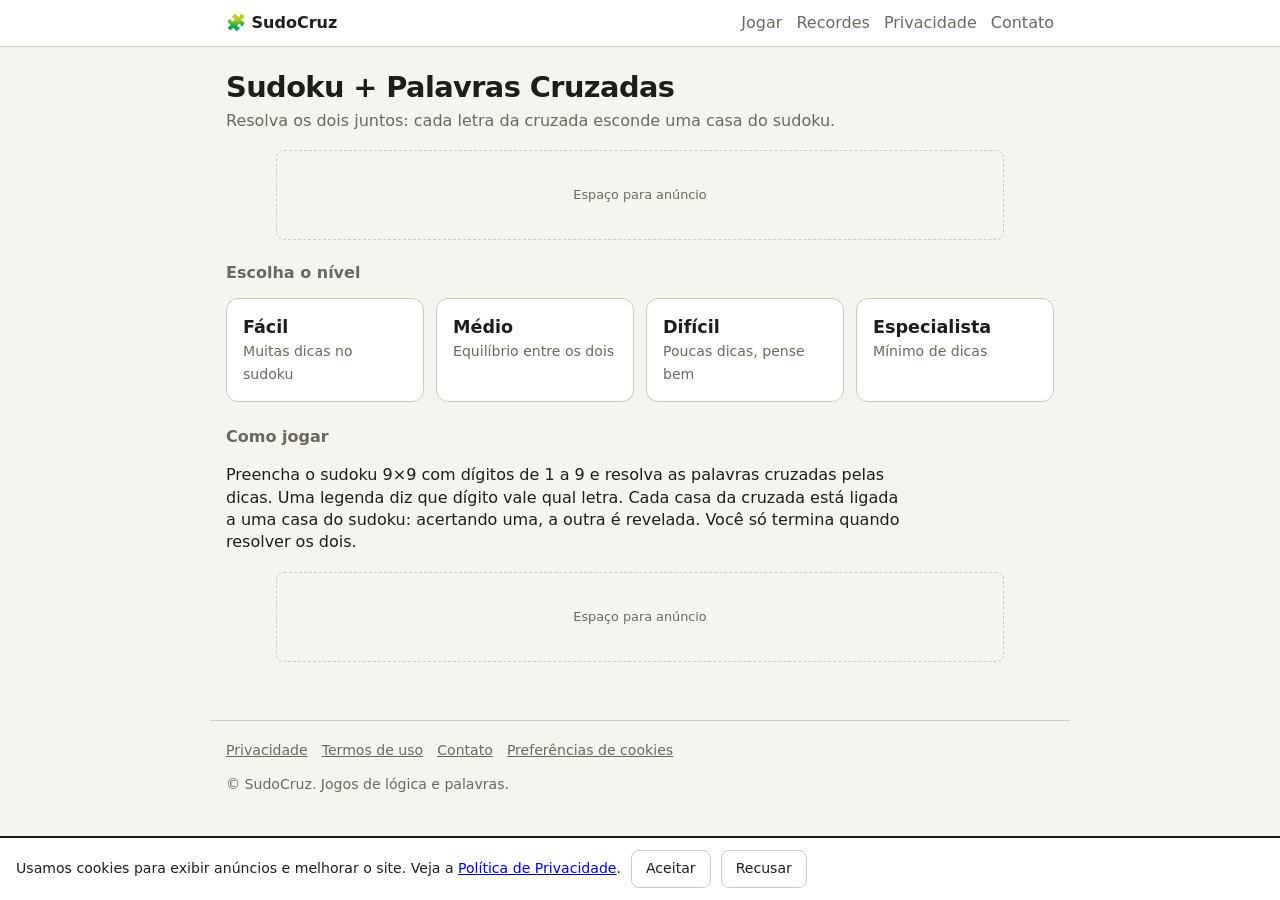
<file: index.html>
<!doctype html><html lang="pt-BR"><head><meta charset="utf-8"><meta name="viewport" content="width=device-width, initial-scale=1, viewport-fit=cover"><title>SudoCruz — Sudoku e Palavras Cruzadas online</title><meta name="description" content="Jogue sudoku 9x9 e palavras cruzadas ao mesmo tempo: cada acerto de um revela o outro."><link rel="stylesheet" href="style.css"></head><body><header class="top"><div><a href="index.html">🧩 SudoCruz</a><nav><a href="index.html#jogar">Jogar</a><a href="recordes.html">Recordes</a><a href="privacidade.html">Privacidade</a><a href="contato.html">Contato</a></nav></div></header>
<main><h1>Sudoku + Palavras Cruzadas</h1><p class="sub">Resolva os dois juntos: cada letra da cruzada esconde uma casa do sudoku.</p><div class="ad" data-slot="top">Espaço para anúncio</div><h2 id="jogar">Escolha o nível</h2><div class="cards"><a class="card" href="jogo.html?nivel=facil"><b>Fácil</b><span>Muitas dicas no sudoku</span></a><a class="card" href="jogo.html?nivel=medio"><b>Médio</b><span>Equilíbrio entre os dois</span></a><a class="card" href="jogo.html?nivel=dificil"><b>Difícil</b><span>Poucas dicas, pense bem</span></a><a class="card" href="jogo.html?nivel=especialista"><b>Especialista</b><span>Mínimo de dicas</span></a></div><h2>Como jogar</h2><p>Preencha o sudoku 9×9 com dígitos de 1 a 9 e resolva as palavras cruzadas pelas dicas. Uma legenda diz que dígito vale qual letra. Cada casa da cruzada está ligada a uma casa do sudoku: acertando uma, a outra é revelada. Você só termina quando resolver os dois.</p><div class="ad" data-slot="bottom">Espaço para anúncio</div></main><footer><a href="privacidade.html">Privacidade</a><a href="termos.html">Termos de uso</a><a href="contato.html">Contato</a><a href="#" onclick="return resetCons()">Preferências de cookies</a><p>© SudoCruz. Jogos de lógica e palavras.</p></footer><script src="ads.js"></script></body></html>
</file>
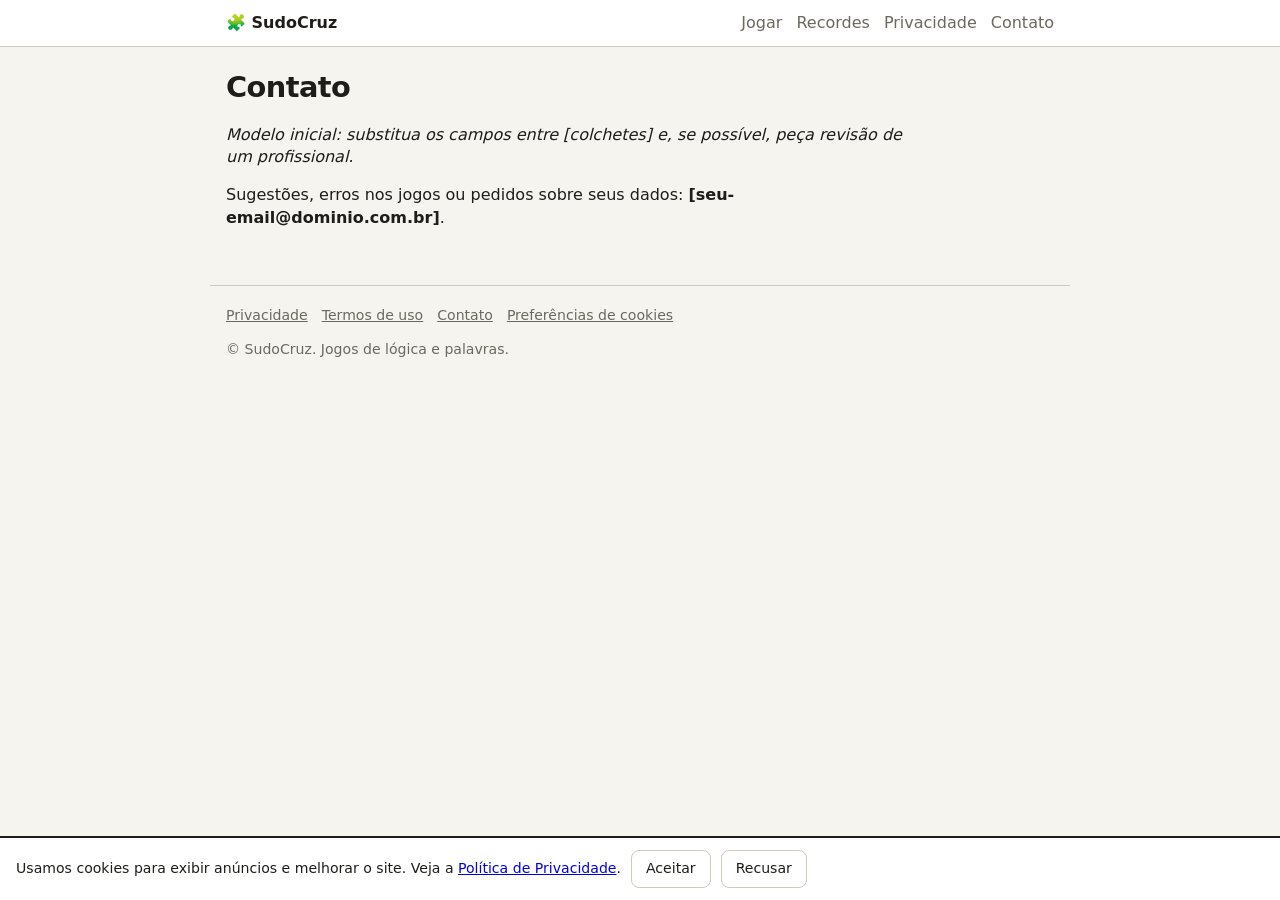
<file: contato.html>
<!doctype html><html lang="pt-BR"><head><meta charset="utf-8"><meta name="viewport" content="width=device-width, initial-scale=1, viewport-fit=cover"><title>Contato — SudoCruz</title><meta name="description" content="Fale com a gente."><link rel="stylesheet" href="style.css"></head><body><header class="top"><div><a href="index.html">🧩 SudoCruz</a><nav><a href="index.html#jogar">Jogar</a><a href="recordes.html">Recordes</a><a href="privacidade.html">Privacidade</a><a href="contato.html">Contato</a></nav></div></header>
<main><h1>Contato</h1><p><i>Modelo inicial: substitua os campos entre [colchetes] e, se possível, peça revisão de um profissional.</i></p><p>Sugestões, erros nos jogos ou pedidos sobre seus dados: <b>[seu-email@dominio.com.br]</b>.</p></main><footer><a href="privacidade.html">Privacidade</a><a href="termos.html">Termos de uso</a><a href="contato.html">Contato</a><a href="#" onclick="return resetCons()">Preferências de cookies</a><p>© SudoCruz. Jogos de lógica e palavras.</p></footer><script src="ads.js"></script></body></html>
</file>
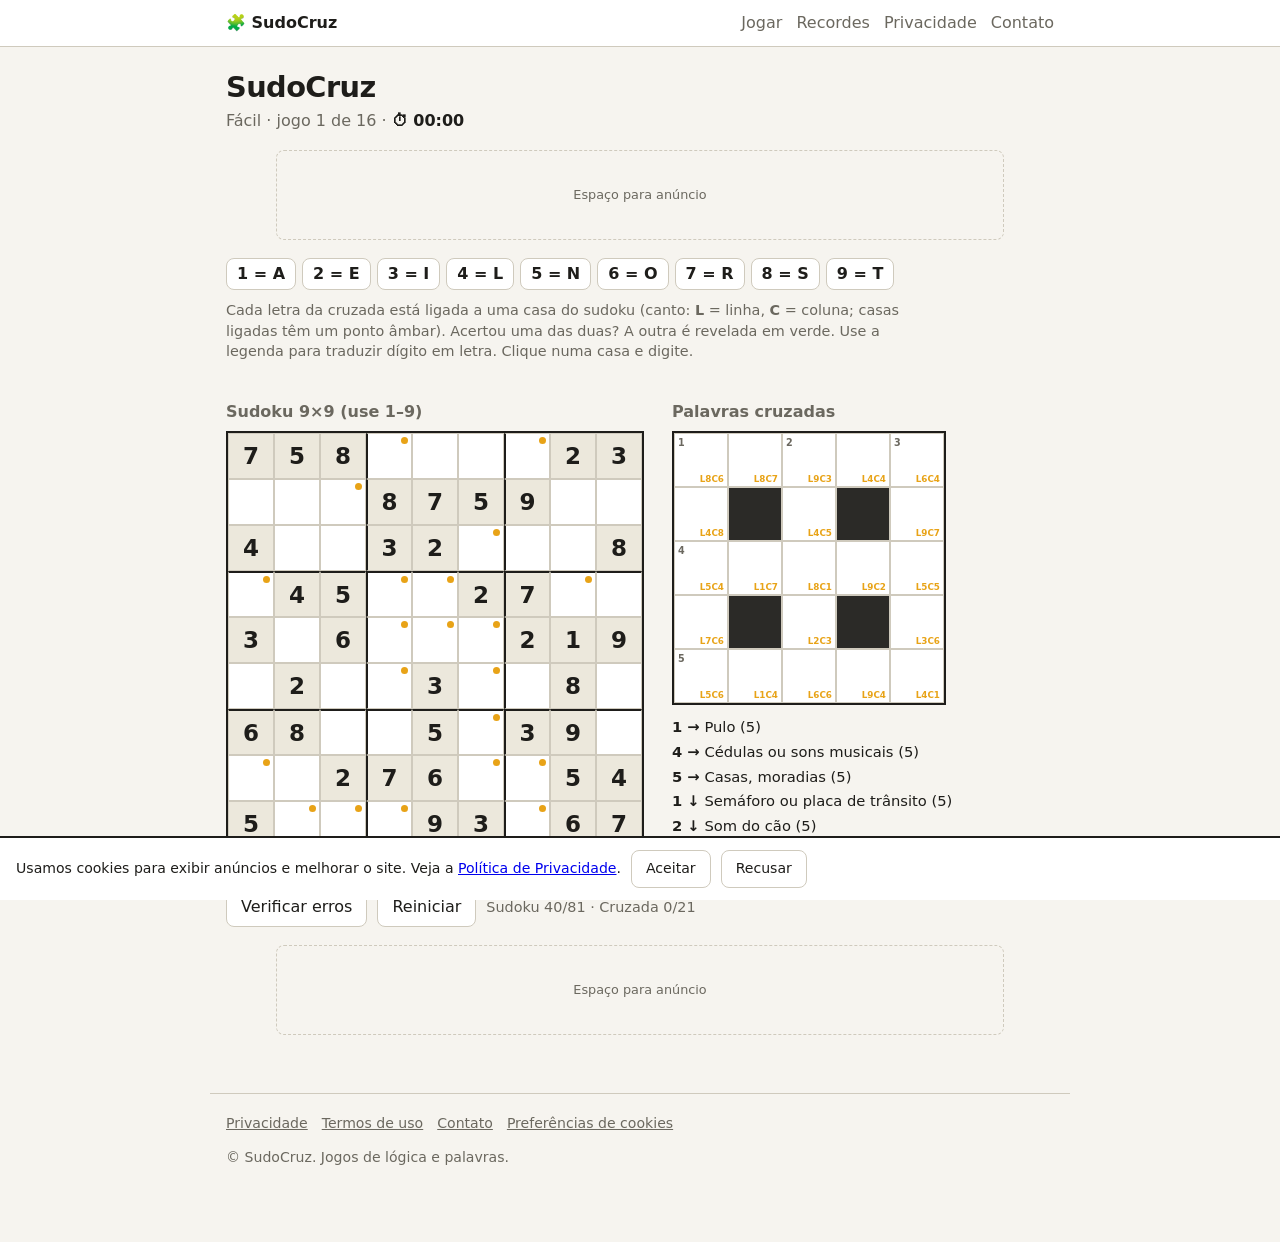
<file: jogo.html>
<!doctype html><html lang="pt-BR"><head><meta charset="utf-8"><meta name="viewport" content="width=device-width, initial-scale=1, viewport-fit=cover"><title>Jogar SudoCruz</title><meta name="description" content="Sudoku 9x9 combinado com palavras cruzadas."><link rel="stylesheet" href="style.css"></head><body><header class="top"><div><a href="index.html">🧩 SudoCruz</a><nav><a href="index.html#jogar">Jogar</a><a href="recordes.html">Recordes</a><a href="privacidade.html">Privacidade</a><a href="contato.html">Contato</a></nav></div></header>
<main><h1>SudoCruz</h1><p class="sub"><span id="lv"></span> · <b id="tm" class="tm">⏱ 00:00</b></p><div class="ad" data-slot="top">Espaço para anúncio</div><div class="key" id="key"></div>
<p class="how">Cada letra da cruzada está ligada a uma casa do sudoku (canto: <b>L</b> = linha, <b>C</b> = coluna; casas ligadas têm um ponto âmbar). Acertou uma das duas? A outra é revelada em verde. Use a legenda para traduzir dígito em letra. Clique numa casa e digite.</p>
<div class="boards">
<section><h2>Sudoku 9×9 (use 1–9)</h2><div id="su" class="grid"></div></section>
<section><h2>Palavras cruzadas</h2><div id="cw" class="grid"></div>
<ul class="clues" id="cl"></ul></section>
</div>
<div class="bar"><button id="chk">Verificar erros</button><button id="rst">Reiniciar</button><span id="st"></span></div>
<div id="win" hidden>🎉 Parabéns! Você resolveu os dois.<span id="wt"></span> <a id="nx" href="#">Próximo jogo →</a></div>
<input id="in" autocomplete="off" autocapitalize="characters" aria-label="entrada"><div class="ad" data-slot="bottom">Espaço para anúncio</div></main><footer><a href="privacidade.html">Privacidade</a><a href="termos.html">Termos de uso</a><a href="contato.html">Contato</a><a href="#" onclick="return resetCons()">Preferências de cookies</a><p>© SudoCruz. Jogos de lógica e palavras.</p></footer><script src="puzzles.js"></script><script src="game.js"></script><script src="ads.js"></script></body></html>
</file>
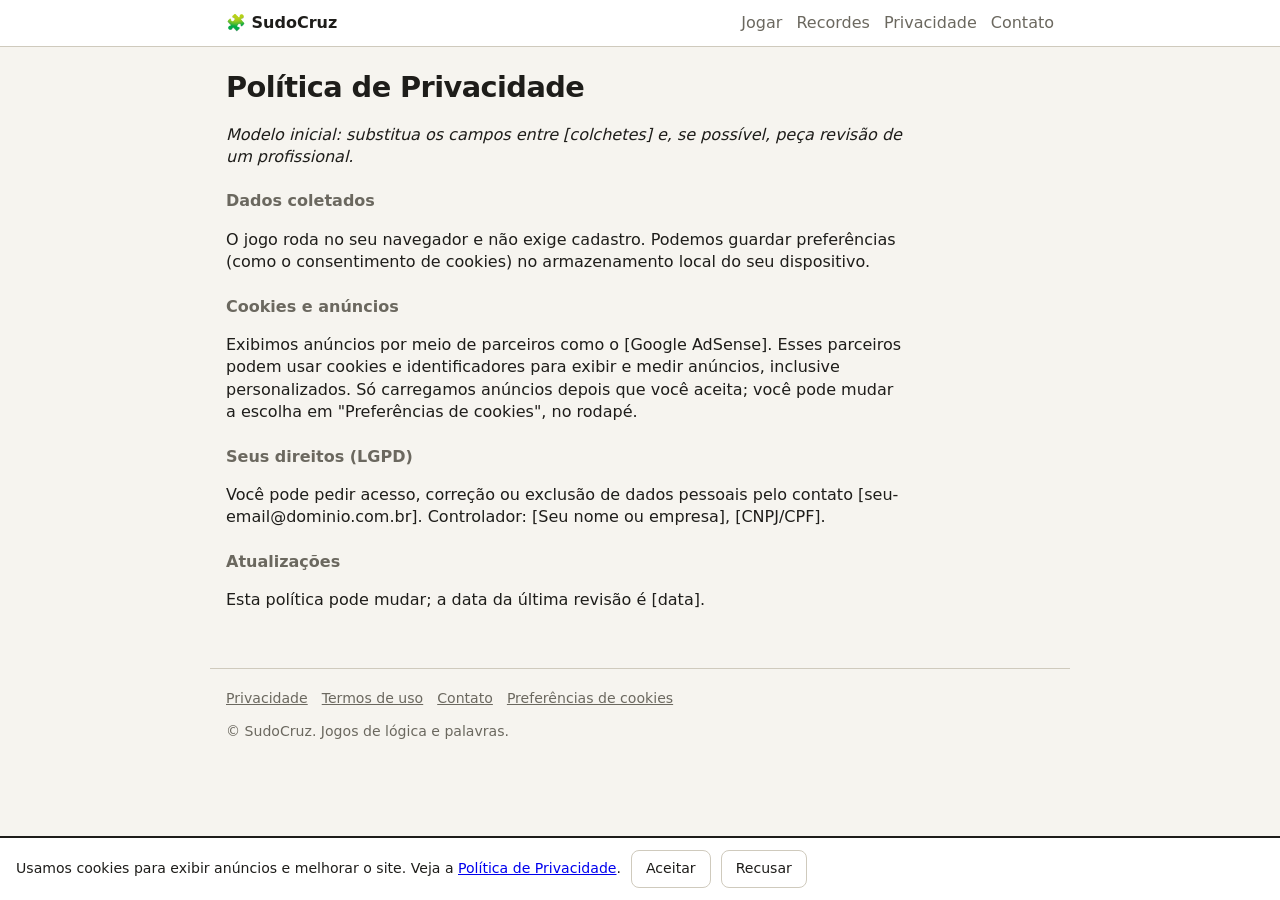
<file: privacidade.html>
<!doctype html><html lang="pt-BR"><head><meta charset="utf-8"><meta name="viewport" content="width=device-width, initial-scale=1, viewport-fit=cover"><title>Política de Privacidade — SudoCruz</title><meta name="description" content="Como tratamos dados e cookies."><link rel="stylesheet" href="style.css"></head><body><header class="top"><div><a href="index.html">🧩 SudoCruz</a><nav><a href="index.html#jogar">Jogar</a><a href="recordes.html">Recordes</a><a href="privacidade.html">Privacidade</a><a href="contato.html">Contato</a></nav></div></header>
<main><h1>Política de Privacidade</h1><p><i>Modelo inicial: substitua os campos entre [colchetes] e, se possível, peça revisão de um profissional.</i></p><h2>Dados coletados</h2><p>O jogo roda no seu navegador e não exige cadastro. Podemos guardar preferências (como o consentimento de cookies) no armazenamento local do seu dispositivo.</p><h2>Cookies e anúncios</h2><p>Exibimos anúncios por meio de parceiros como o [Google AdSense]. Esses parceiros podem usar cookies e identificadores para exibir e medir anúncios, inclusive personalizados. Só carregamos anúncios depois que você aceita; você pode mudar a escolha em "Preferências de cookies", no rodapé.</p><h2>Seus direitos (LGPD)</h2><p>Você pode pedir acesso, correção ou exclusão de dados pessoais pelo contato [seu-email@dominio.com.br]. Controlador: [Seu nome ou empresa], [CNPJ/CPF].</p><h2>Atualizações</h2><p>Esta política pode mudar; a data da última revisão é [data].</p></main><footer><a href="privacidade.html">Privacidade</a><a href="termos.html">Termos de uso</a><a href="contato.html">Contato</a><a href="#" onclick="return resetCons()">Preferências de cookies</a><p>© SudoCruz. Jogos de lógica e palavras.</p></footer><script src="ads.js"></script></body></html>
</file>
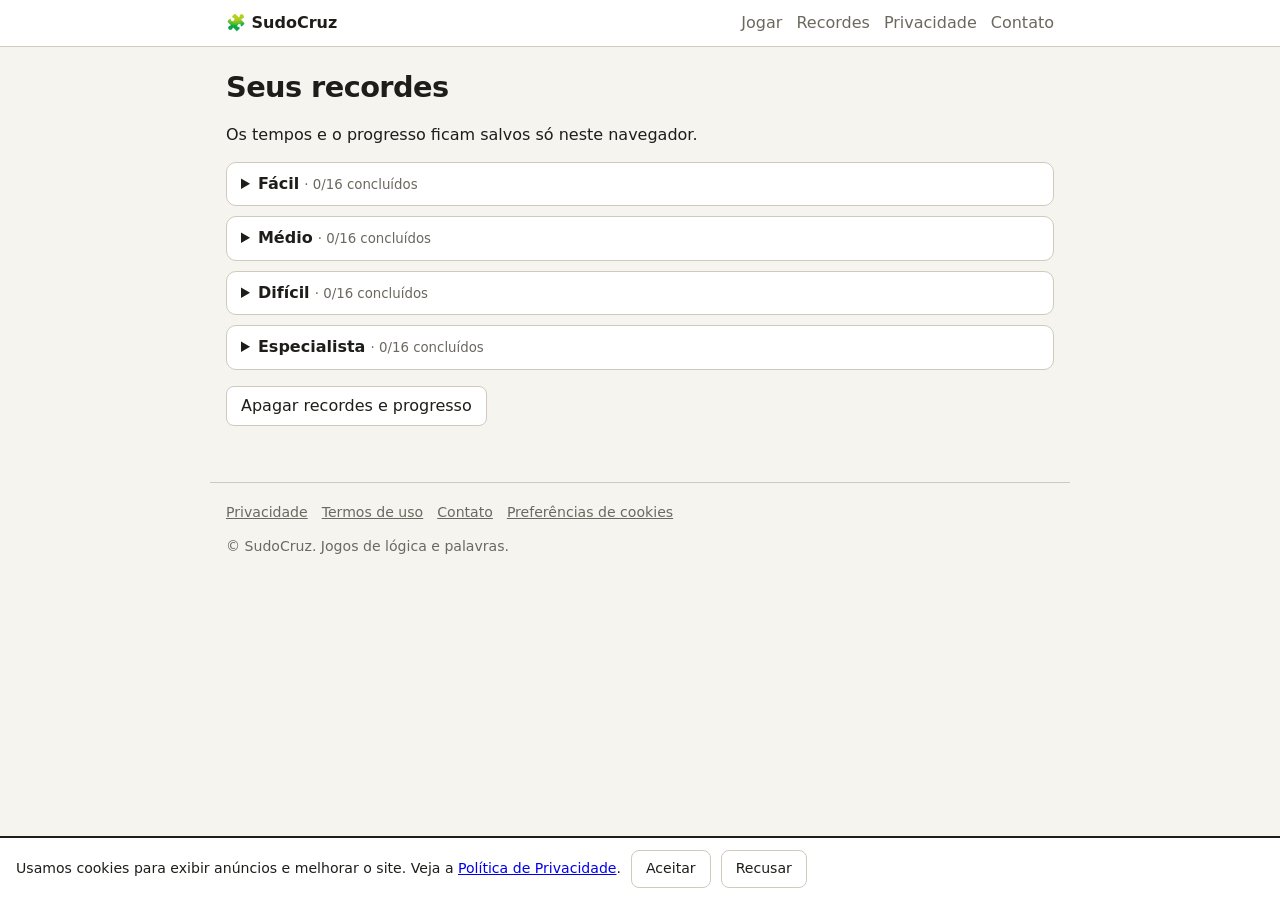
<file: recordes.html>
<!doctype html><html lang="pt-BR"><head><meta charset="utf-8"><meta name="viewport" content="width=device-width, initial-scale=1, viewport-fit=cover"><title>Recordes — SudoCruz</title><meta name="description" content="Seus melhores tempos no SudoCruz."><link rel="stylesheet" href="style.css"></head><body><header class="top"><div><a href="index.html">🧩 SudoCruz</a><nav><a href="index.html#jogar">Jogar</a><a href="recordes.html">Recordes</a><a href="privacidade.html">Privacidade</a><a href="contato.html">Contato</a></nav></div></header>
<main><h1>Seus recordes</h1><p>Os tempos e o progresso ficam salvos só neste navegador.</p><div id="lista"></div><p><button id="apagar">Apagar recordes e progresso</button></p></main><footer><a href="privacidade.html">Privacidade</a><a href="termos.html">Termos de uso</a><a href="contato.html">Contato</a><a href="#" onclick="return resetCons()">Preferências de cookies</a><p>© SudoCruz. Jogos de lógica e palavras.</p></footer><script src="puzzles.js"></script><script src="recordes.js"></script><script src="ads.js"></script></body></html>
</file>
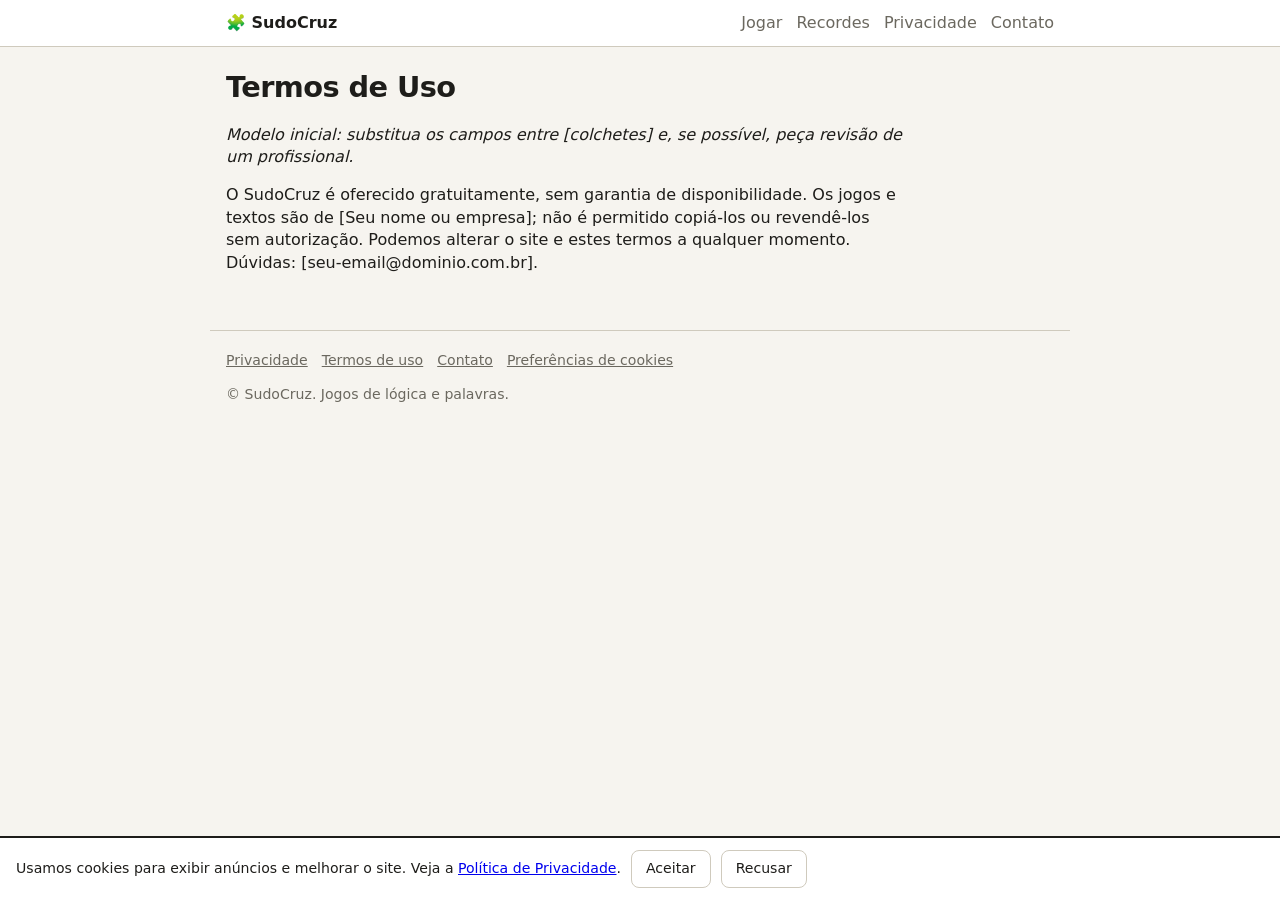
<file: termos.html>
<!doctype html><html lang="pt-BR"><head><meta charset="utf-8"><meta name="viewport" content="width=device-width, initial-scale=1, viewport-fit=cover"><title>Termos de Uso — SudoCruz</title><meta name="description" content="Condições de uso do site."><link rel="stylesheet" href="style.css"></head><body><header class="top"><div><a href="index.html">🧩 SudoCruz</a><nav><a href="index.html#jogar">Jogar</a><a href="recordes.html">Recordes</a><a href="privacidade.html">Privacidade</a><a href="contato.html">Contato</a></nav></div></header>
<main><h1>Termos de Uso</h1><p><i>Modelo inicial: substitua os campos entre [colchetes] e, se possível, peça revisão de um profissional.</i></p><p>O SudoCruz é oferecido gratuitamente, sem garantia de disponibilidade. Os jogos e textos são de [Seu nome ou empresa]; não é permitido copiá-los ou revendê-los sem autorização. Podemos alterar o site e estes termos a qualquer momento. Dúvidas: [seu-email@dominio.com.br].</p></main><footer><a href="privacidade.html">Privacidade</a><a href="termos.html">Termos de uso</a><a href="contato.html">Contato</a><a href="#" onclick="return resetCons()">Preferências de cookies</a><p>© SudoCruz. Jogos de lógica e palavras.</p></footer><script src="ads.js"></script></body></html>
</file>
<file: style.css>
:root{box-sizing:border-box;padding-top:env(safe-area-inset-top,0px);padding-bottom:env(safe-area-inset-bottom,0px);
--bg:#f6f4ef;--card:#fff;--ink:#1e1d1a;--mut:#6b685f;--line:#cfcabd;--thick:#1e1d1a;--acc:#2f6fed;--amb:#e8a317;--ok:#1f8a4c;--bad:#d64545;--badbg:#f9dada;--given:#ece8dc;--blk:#2b2a27}
@media(prefers-color-scheme:dark){:root:not([data-theme="light"]){--bg:#171613;--card:#23221e;--ink:#f1eee6;--mut:#a29e92;--line:#4a473f;--thick:#d9d5c8;--acc:#6b9bff;--amb:#f0b64a;--ok:#4cc582;--bad:#ff7b7b;--badbg:#4a2626;--given:#322f28;--blk:#0d0d0b}}
:root[data-theme="dark"]{--bg:#171613;--card:#23221e;--ink:#f1eee6;--mut:#a29e92;--line:#4a473f;--thick:#d9d5c8;--acc:#6b9bff;--amb:#f0b64a;--ok:#4cc582;--bad:#ff7b7b;--badbg:#4a2626;--given:#322f28;--blk:#0d0d0b}
*{box-sizing:border-box}
html,body{margin:0}
body{background:var(--bg);color:var(--ink);font-family:system-ui,-apple-system,"Segoe UI",Roboto,sans-serif;line-height:1.4}
main{max-width:860px;margin:0 auto;padding:20px 16px 40px}
h1{margin:0;font-size:1.8rem;letter-spacing:-.02em}
h2{font-size:1rem;margin:0 0 8px;color:var(--mut);font-weight:600}
.sub{margin:2px 0 14px;color:var(--mut)}
.how{font-size:.9rem;color:var(--mut);margin:10px 0 18px}
.key{display:flex;gap:6px;flex-wrap:wrap}
.key span{background:var(--card);border:1px solid var(--line);border-radius:8px;padding:4px 10px;font-weight:700}
.boards{display:flex;gap:28px;flex-wrap:wrap;align-items:flex-start}
.grid{display:grid;border:2px solid var(--thick);width:max-content}
#su{--s:clamp(31px,9.6vw,46px)}#cw{--s:clamp(40px,11vw,54px)}
.c{width:var(--s);height:var(--s);position:relative;display:flex;align-items:center;justify-content:center;font-size:calc(var(--s)*.5);background:var(--card);border:1px solid var(--line);cursor:pointer;user-select:none;-webkit-tap-highlight-color:transparent}
.c.blk{background:var(--blk);cursor:default}
.c.g{background:var(--given);font-weight:700}
.c.a{color:var(--ok);font-weight:700}
.c.bad{background:var(--badbg);color:var(--bad)}
.c.sel{outline:3px solid var(--acc);outline-offset:-3px;z-index:1}
.c.tl{border-left:2px solid var(--thick)}
.c.tt{border-top:2px solid var(--thick)}
.c.lnk::after{content:"";position:absolute;top:3px;right:3px;width:7px;height:7px;border-radius:50%;background:var(--amb)}
.n{position:absolute;top:2px;left:3px;font-size:.6rem;color:var(--mut);font-weight:600}
.lk{position:absolute;bottom:1px;right:3px;font-size:.55rem;color:var(--amb);font-weight:700}
.clues{margin:12px 0 0;padding-left:0;list-style:none;font-size:.92rem;max-width:300px}
.clues li{margin-bottom:4px}
.bar{display:flex;gap:10px;align-items:center;flex-wrap:wrap;margin-top:22px}
button{font:inherit;background:var(--card);color:var(--ink);border:1px solid var(--line);border-radius:8px;padding:8px 14px;cursor:pointer}
button:hover{border-color:var(--acc)}
#st{color:var(--mut);font-size:.9rem}
#win{margin-top:16px;padding:14px 16px;border-radius:10px;background:var(--given);border:2px solid var(--ok);font-weight:600}
#in{position:fixed;left:-100px;top:0;width:10px;height:10px;opacity:0;font-size:16px}

header.top{background:var(--card);border-bottom:1px solid var(--line)}
header.top>div{max-width:860px;margin:0 auto;padding:12px 16px;display:flex;justify-content:space-between;align-items:center;flex-wrap:wrap;gap:8px}
header.top a{color:var(--ink);text-decoration:none;font-weight:700}
header.top nav a{margin-left:14px;font-weight:500;color:var(--mut)}
.cards{display:grid;grid-template-columns:repeat(auto-fit,minmax(170px,1fr));gap:12px;margin:14px 0 24px}
.card{display:block;background:var(--card);border:1px solid var(--line);border-radius:12px;padding:16px;text-decoration:none;color:var(--ink)}
.card:hover{border-color:var(--acc)}.card b{display:block;font-size:1.1rem}.card span{color:var(--mut);font-size:.88rem}
.ad{min-height:90px;margin:18px auto;max-width:728px;border:1px dashed var(--line);border-radius:8px;display:flex;align-items:center;justify-content:center;color:var(--mut);font-size:.8rem;overflow:hidden}
footer{max-width:860px;margin:0 auto;padding:20px 16px 60px;color:var(--mut);font-size:.88rem;border-top:1px solid var(--line)}
footer a{color:var(--mut);margin-right:14px}
#cb{position:fixed;left:0;right:0;bottom:0;background:var(--card);border-top:2px solid var(--thick);padding:12px 16px;display:flex;gap:10px;align-items:center;flex-wrap:wrap;z-index:9;font-size:.88rem}
main h2{margin-top:22px}main p{max-width:680px}
.tm{font-variant-numeric:tabular-nums;color:var(--ink)}
details{margin:10px 0;background:var(--card);border:1px solid var(--line);border-radius:10px;padding:10px 14px}summary{cursor:pointer}small{color:var(--mut);font-weight:400}table{border-collapse:collapse;width:100%;max-width:480px;margin-top:8px}td,th{padding:6px 10px;border-bottom:1px solid var(--line);text-align:left}
</file>
